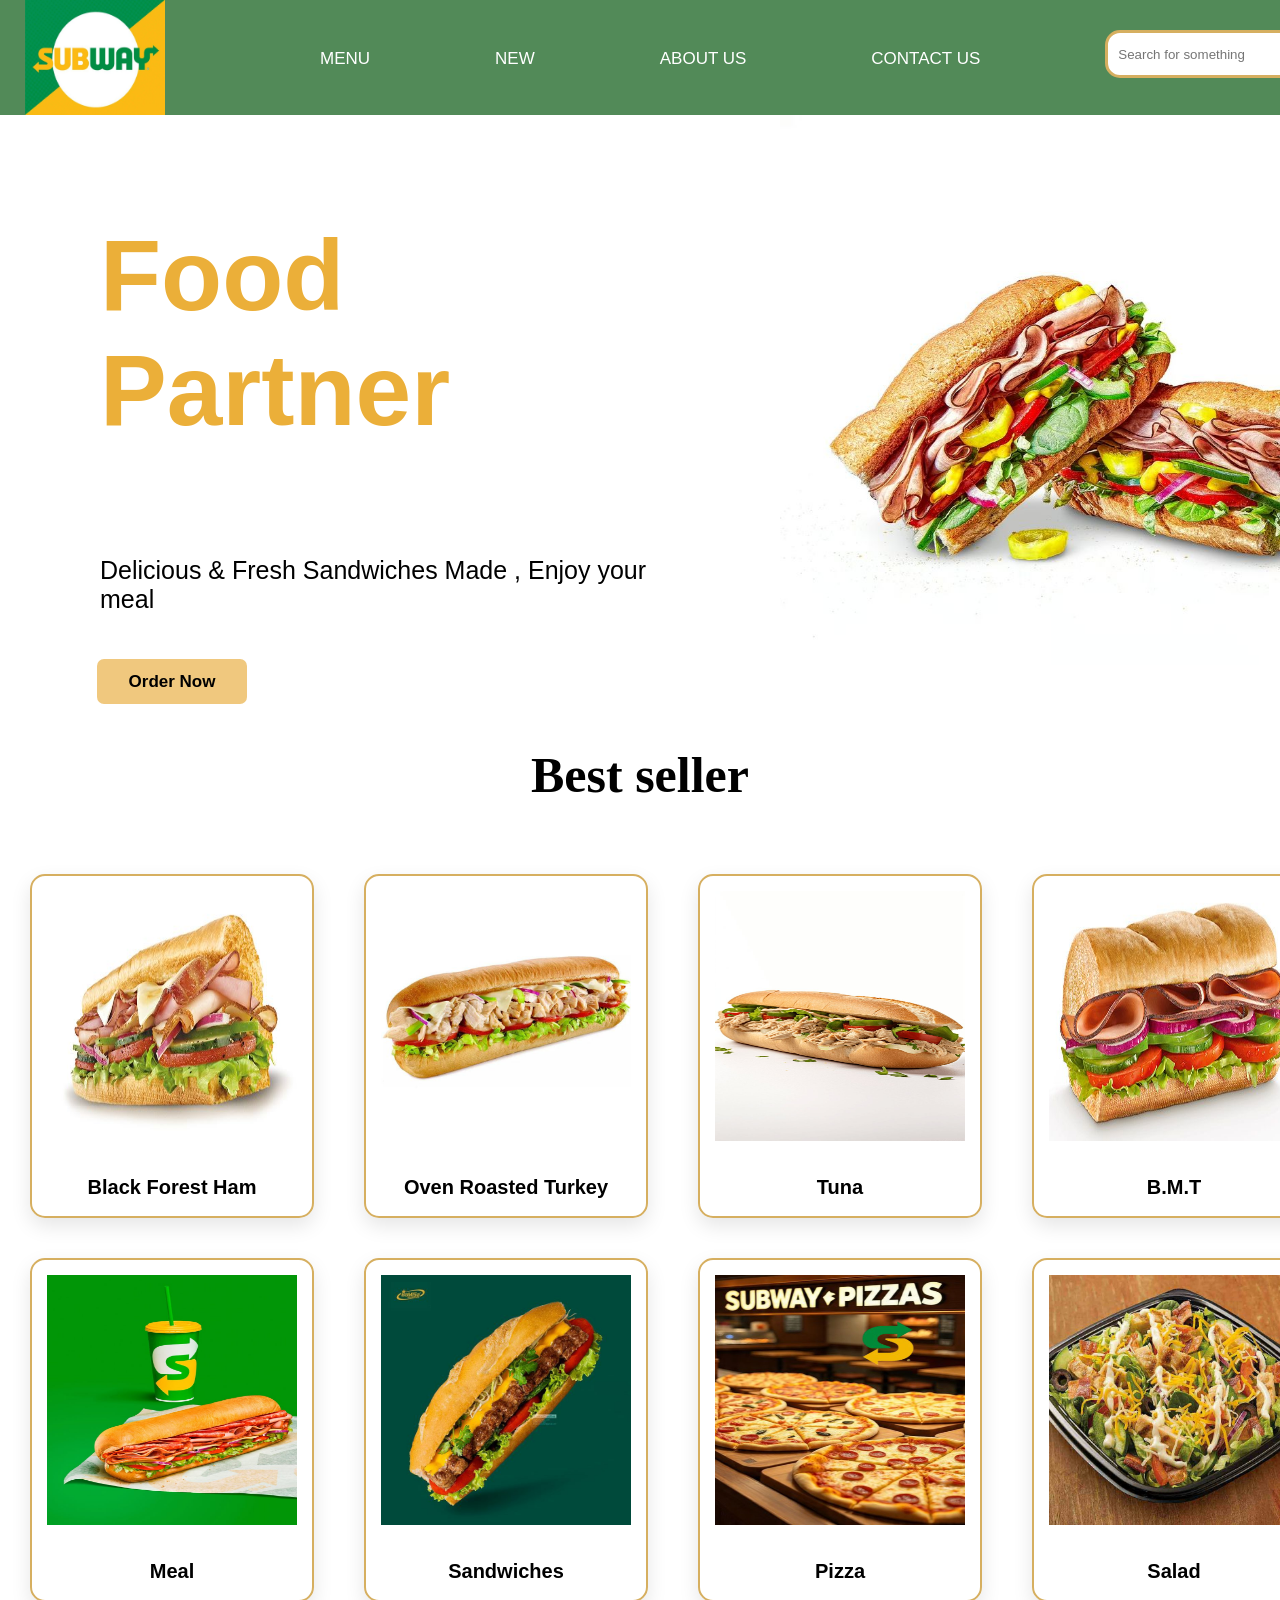
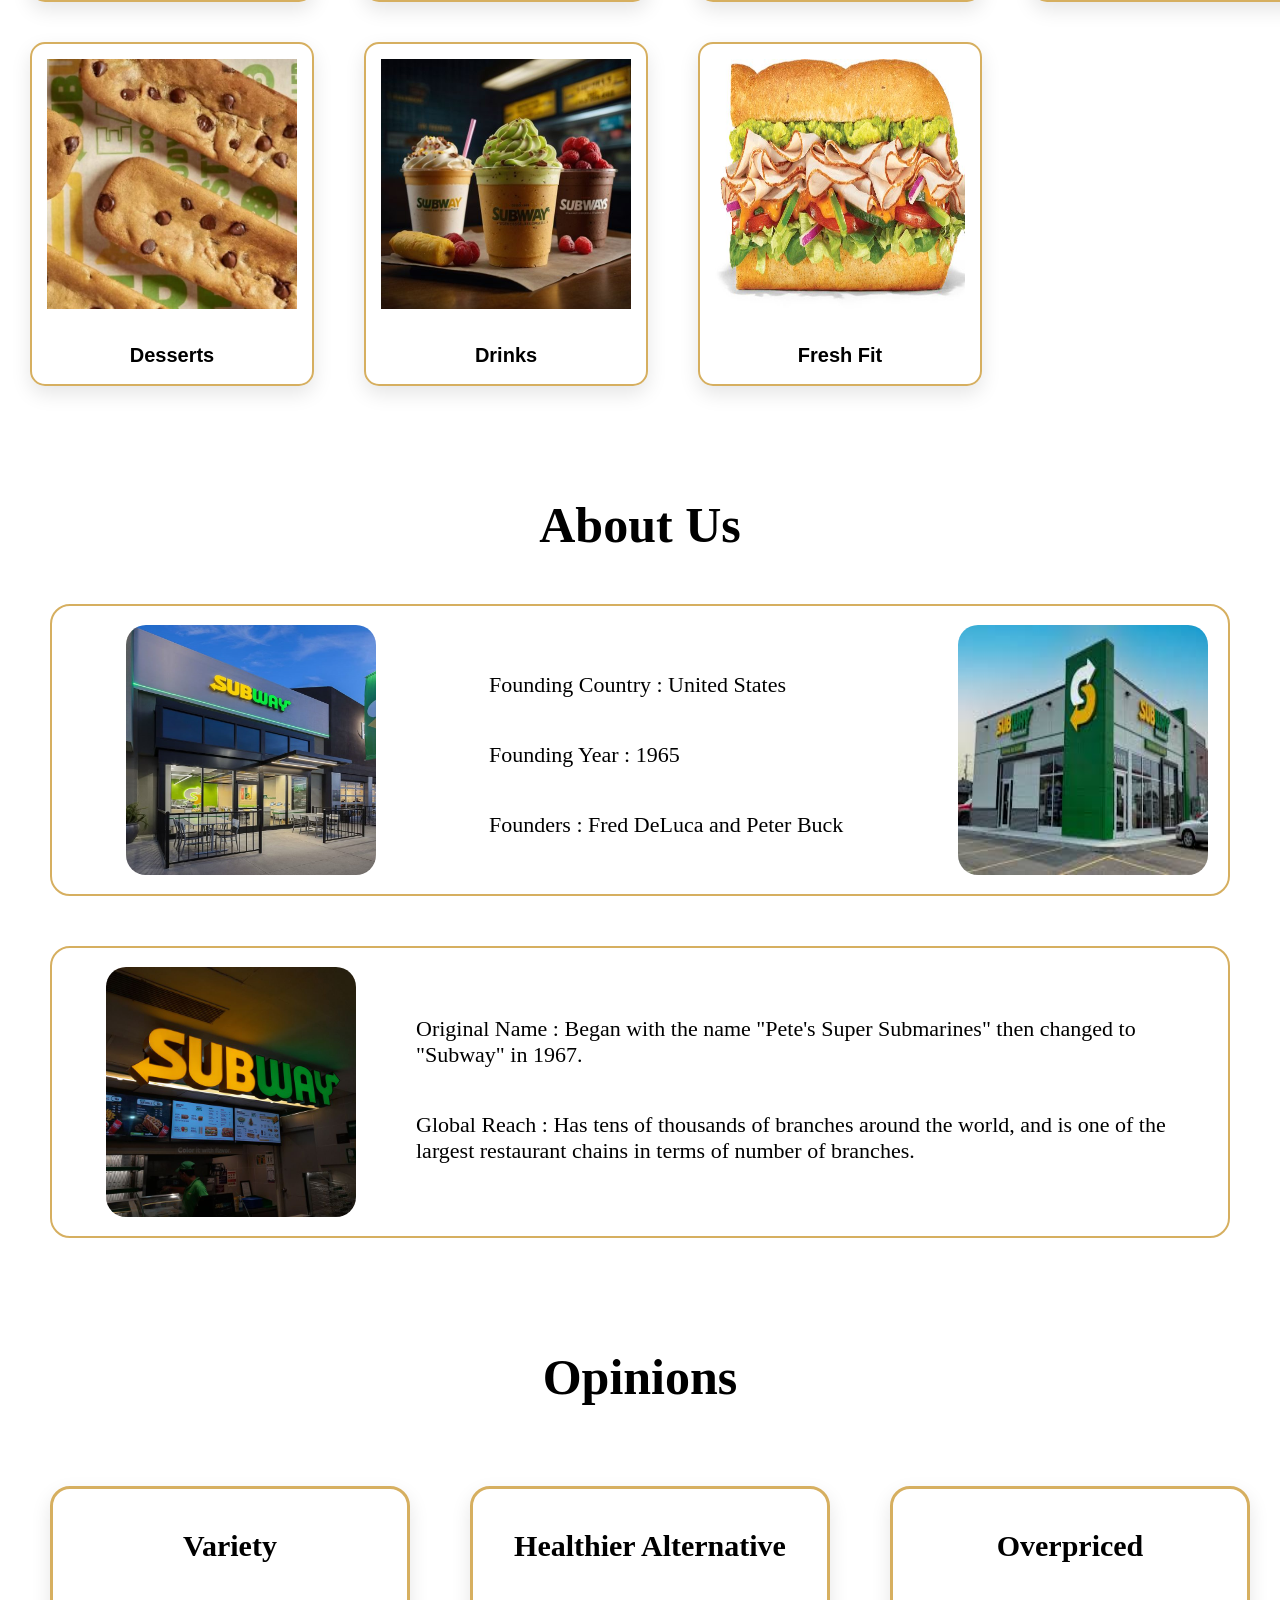
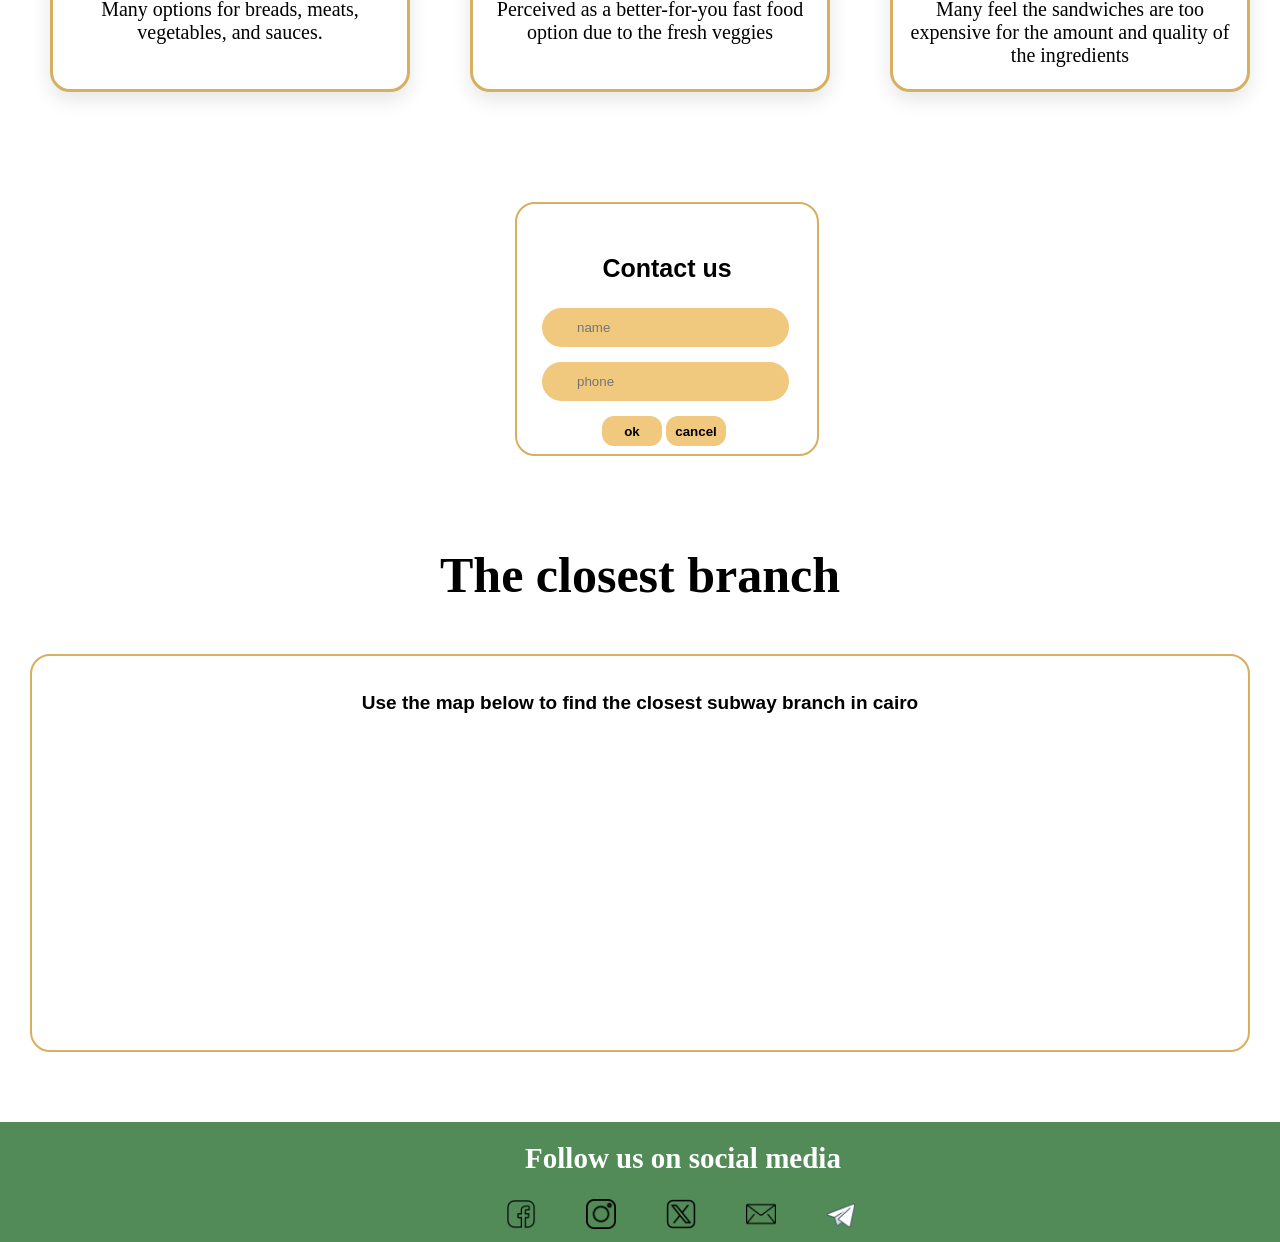
<file: index.html>
<!DOCTYPE html>
<html lang="en">
<head>
    <meta charset="UTF-8">
    <meta name="viewport" content="width=device-width, initial-scale=1.0">
    <title>Subway</title>
    <link rel="stylesheet" href="subway.css">
</head>
<body>
    <header id="head">
        <div>
            <img src="log.jpg" alt=" ">
            </div>
        <nav>
        <ul>
            <li><a href="Menu.html">MENU</a></li>
            <li><a href="#new">NEW</a></li>
            <li><a href="#about us">ABOUT US</a></li>
            <li><a href="#cnt">CONTACT US</a></li>
        </ul>
        </nav>
        <input class="serch" type="text" placeholder="Search for something">
    </header>
    <section class="new" id="new">
        <div class="ti">
            <div class="txt">
               <h1 id="h1">Food Partner</h1>
               <p id="p1">Delicious & Fresh Sandwiches Made ,
                Enjoy your meal 
               </p>
               <button>Order Now</button>
            </div>
            <div >
                <img src="new.jpg" alt="">
            </div>
        </div>
    </section>
    <section class="sell">
        <h1>Best seller</h1>
        <div class="fd">
            <div id="fod">
                <img src="black forest ham.jpg" alt="">
                <h2>Black Forest Ham</h2>
            </div>
            <div id="fod">
                <img src="oven roasted turkey.jpg" alt="">
                <h2>Oven Roasted Turkey</h2>
            </div>
            <div id="fod">
                <img src="tuna.jpg" alt="">
                <h2>Tuna</h2>
            </div>
            <div id="fod">
                <img src="bmt.jpg" alt="">
                <h2>B.M.T</h2>
            </div>
        </div>
    </section>
    <section class="sell">
        <div class="fd">
            <div id="fod">
                <img src="meal.jpg" alt="">
                <h2>Meal</h2>
            </div>
            <div id="fod">
                <img src="p4.jpg" alt="">
                <h2>Sandwiches</h2>
            </div>
            <div id="fod">
                <img src="pizza.jpg" alt="">
                <h2>Pizza</h2>
            </div>
            <div id="fod">
                <img src="salad.jpg" alt="">
                <h2>Salad</h2>
            </div>
        </div>
    </section>
    <section class="sell">
        <div class="fd">
            <div id="fod">
                <img src="desserts.jpg" alt="">
                <h2>Desserts</h2>
            </div>
            <div id="fod">
                <img src="drinks.jpg" alt="">
                <h2>Drinks</h2>
            </div>
            <div id="fod">
                <img src="freash fit.jpg" alt="">
                <h2>Fresh Fit</h2>
            </div>
        </div>
    </section>
    <h4>About Us</h4>
    <section class="about us" id="about us">
    <div class="abs">
        <div id="bs1">
            <img src="place.jpg" alt="">
            <div class="pab1">
            <p>Founding Country : United States</p>
            <p>Founding Year : 1965</p>
            <p>Founders : Fred DeLuca and Peter Buck</p>
        </div>
            <img src="download.jpg" alt="">
        </div>
    </div>
    </section>
    <section>
        <div id="bs2">
            <img src="place2.jpg" alt="">
            <div class="pab2">
            <p>Original Name : Began with the name "Pete's Super Submarines" 
                then changed to "Subway" in 1967.
            </p>
            <p>Global Reach :  Has tens of thousands of branches around the world, 
                and is one of the largest restaurant chains in terms of number of branches.</p>
        </div>
    </div>
    </section>
    <section class="opinions">
        <h4>Opinions</h4>
          <div class="opn">
              <div class="opin">
                <h1>Variety</h1>
                <p>Many options for breads, meats, vegetables, and sauces.</p>
              </div>
              <div class="opin">
                <h1>Healthier Alternative</h1>
                <p>Perceived as a better-for-you fast food option due to the fresh veggies</p>
              </div>
              <div class="opin">
                <h1>Overpriced</h1>
                <p>Many feel the sandwiches are too expensive for the amount and quality of the ingredients</p>
              </div>
          </div>
    </section>
    <section id="cnt">
        <div class="contact">
        <div class="contactus">
            <h3>Contact us</h3>
            <input type="text" placeholder="name">
            <br>
            <input type="tel" placeholder="phone">
        </div>
        <div class="bn">
            <button type="submit">ok</button>
            <button type="reset">cancel</button>
        </div>
        </div>
    </section>
    <section class="area">
        <h3>The closest branch</h3>
            <div class="ac">
                <h2>Use the map below to find the closest subway branch in cairo</h2>
                <iframe src="https://maps.app.goo.gl/wTLJbMRnfphc7w3T6"  loading="lazy" width="100%" height="300" style="border:0;"allowfullscreen>
                </iframe>
            </div>
    </section>
    <footer id="fott">
       <h2>Follow us on social media</h2>
       <div class="fin">
            <a href=""><img src="social-media.png" ></a>
            <a href=""><img src="instagram.png" ></a>
            <a href=""><img src="social-media (1).png" ></a>
            <a href=""><img src="mail.png" ></a>
            <a href=""><img src="paper.png" ></a>
       </div>
    </footer>
</body>
</html>
</file>
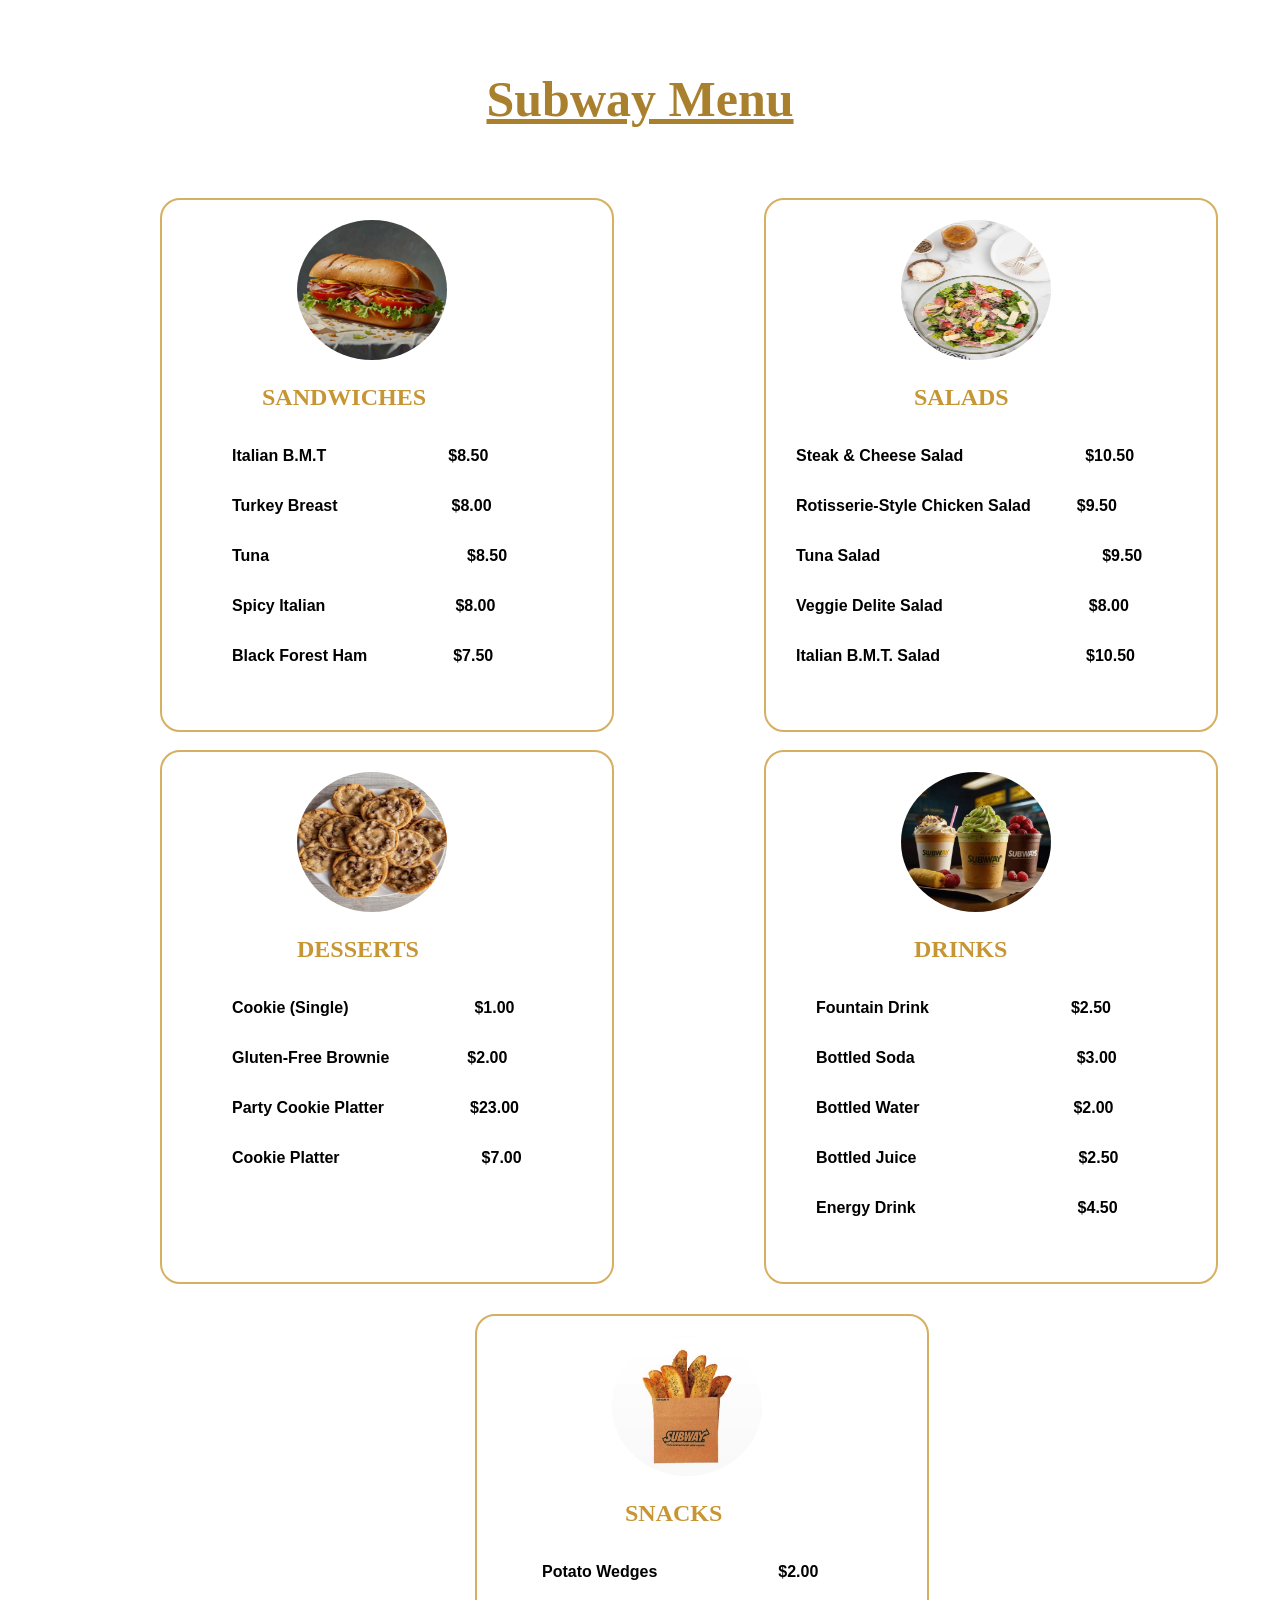
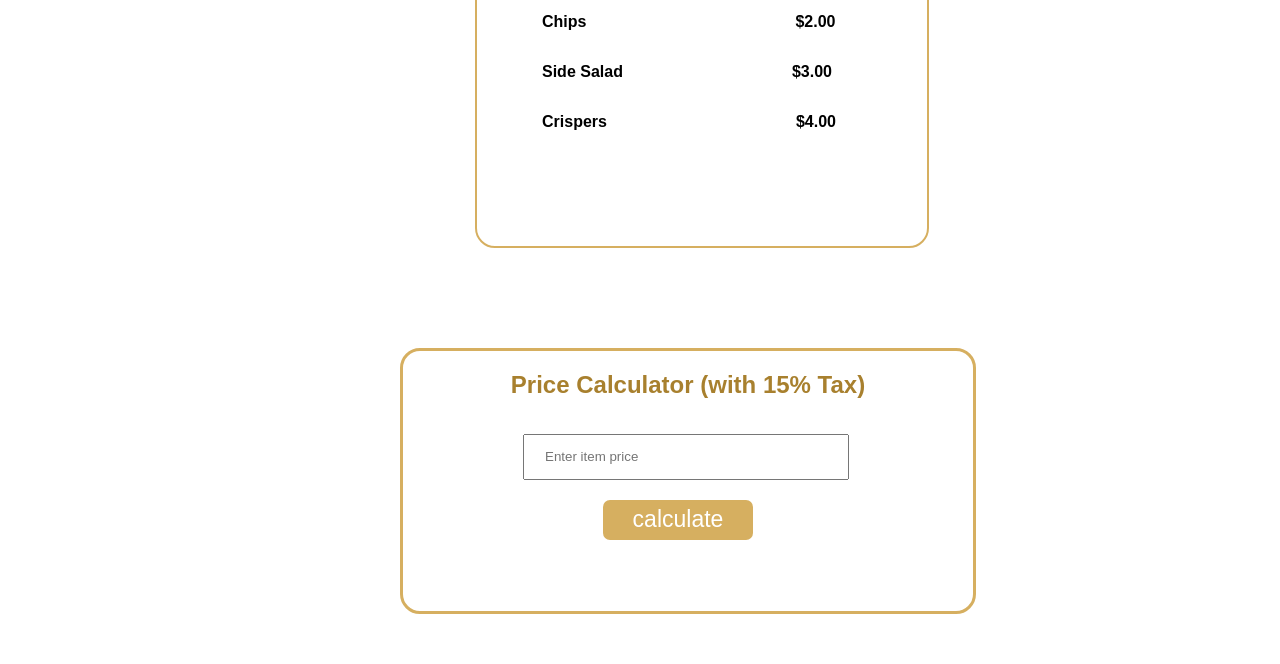
<file: Menu.html>
<!DOCTYPE html>
<html lang="en">
<head>
    <meta charset="UTF-8">
    <meta name="viewport" content="width=device-width, initial-scale=1.0">
    <title>Subway Menu</title>
    <link rel="stylesheet" href="subway.css">
</head>
<body>
    <script src="subway.js"></script>
    <h1 id="hd">Subway Menu</h1>
    <section class="mn1">
        <div class="mn">
            <div id="mnu2">
                <div>
                <img src="sanw.jpg" alt="">
                </div>
                <h1 id="hm">SANDWICHES</h1>
                <div class="mnf">
                <h3>Italian B.M.T</h3> &nbsp;&nbsp;&nbsp;&nbsp;&nbsp;&nbsp;&nbsp;&nbsp;&nbsp;&nbsp;&nbsp;&nbsp;&nbsp;
                <h3>$8.50</h3>
                </div>
                <div class="mnf">
                    <h3>Turkey Breast</h3>&nbsp;&nbsp;&nbsp;&nbsp;&nbsp;&nbsp;&nbsp;&nbsp;&nbsp;&nbsp;&nbsp;
                    <h3>$8.00</h3>
                </div>
                <div class="mnf">
                    <h3>Tuna</h3>&nbsp;&nbsp;&nbsp;&nbsp;&nbsp;&nbsp;&nbsp;&nbsp;&nbsp;&nbsp;&nbsp;&nbsp;&nbsp;&nbsp;&nbsp;&nbsp;&nbsp;&nbsp;&nbsp;&nbsp;&nbsp;&nbsp;&nbsp;&nbsp;&nbsp;&nbsp;&nbsp;&nbsp;&nbsp;&nbsp;&nbsp;&nbsp;
                    <h3>$8.50</h3>
                </div>
                <div class="mnf">
                    <h3>Spicy Italian</h3>&nbsp;&nbsp;&nbsp;&nbsp;&nbsp;&nbsp;&nbsp;&nbsp;&nbsp;&nbsp;&nbsp;&nbsp;&nbsp;&nbsp;&nbsp;
                    <h3>$8.00</h3>
                </div>
                <div class="mnf">
                    <h3>Black Forest Ham</h3>&nbsp;&nbsp;&nbsp;&nbsp;
                    <h3>$7.50</h3>
                </div>
            </div>
        </div>

        <div class="mn">
            <div id="mnu">
                <div>
                <img src="sald.jpg" alt="">
                </div>
                <h1 id="hm1">SALADS</h1>
                <div class="mnf">
                <h3>Steak & Cheese Salad</h3> &nbsp;&nbsp;&nbsp;&nbsp;&nbsp;&nbsp;&nbsp;&nbsp;&nbsp;&nbsp;&nbsp;&nbsp;&nbsp;&nbsp;&nbsp;&nbsp;&nbsp;&nbsp;&nbsp;&nbsp;&nbsp;&nbsp;&nbsp;
                <h3>$10.50</h3>
                </div>
                <div class="mnf">
                    <h3>Rotisserie-Style Chicken Salad</h3>&nbsp;&nbsp;&nbsp;&nbsp;
                    <h3>$9.50</h3>
                </div>
                <div class="mnf">
                    <h3>Tuna Salad</h3>&nbsp;&nbsp;&nbsp;&nbsp;&nbsp;&nbsp;&nbsp;&nbsp;&nbsp;&nbsp;&nbsp;&nbsp;&nbsp;&nbsp;&nbsp;&nbsp;&nbsp;&nbsp;&nbsp;&nbsp;&nbsp;&nbsp;&nbsp;&nbsp;&nbsp;&nbsp;&nbsp;&nbsp;&nbsp;&nbsp;&nbsp;&nbsp;&nbsp;&nbsp;&nbsp;&nbsp;&nbsp;&nbsp;&nbsp;&nbsp;&nbsp;&nbsp;&nbsp;&nbsp;&nbsp;&nbsp;&nbsp;&nbsp;
                    <h3>$9.50</h3>
                </div>
                <div class="mnf">
                    <h3>Veggie Delite Salad</h3>&nbsp;&nbsp;&nbsp;&nbsp;&nbsp;&nbsp;&nbsp;&nbsp;&nbsp;&nbsp;&nbsp;&nbsp;&nbsp;&nbsp;&nbsp;&nbsp;&nbsp;&nbsp;&nbsp;&nbsp;&nbsp;&nbsp;&nbsp;&nbsp;&nbsp;&nbsp;&nbsp;&nbsp;&nbsp;
                    <h3>$8.00</h3>
                </div>
                <div class="mnf">
                    <h3>Italian B.M.T. Salad </h3>&nbsp;&nbsp;&nbsp;&nbsp;&nbsp;&nbsp;&nbsp;&nbsp;&nbsp;&nbsp;&nbsp;&nbsp;&nbsp;&nbsp;&nbsp;&nbsp;&nbsp;&nbsp;&nbsp;&nbsp;&nbsp;&nbsp;&nbsp;&nbsp;&nbsp;&nbsp;&nbsp;&nbsp;&nbsp;
                    <h3>$10.50</h3>
                </div>
            </div>
        </div>
    </section>
<br>
<section class="mn1">
    <div class="mn">
        <div id="mnu2">
            <div>
            <img src="desrt.jpg" alt="">
            </div>
            <h1 id="hm2">DESSERTS</h1>
            <div class="mnf">
            <h3>Cookie (Single) </h3> &nbsp;&nbsp;&nbsp;&nbsp;&nbsp;&nbsp;&nbsp;&nbsp;&nbsp;&nbsp;&nbsp;&nbsp;&nbsp;&nbsp;
            <h3>$1.00</h3>
            </div>
            <div class="mnf">
                <h3>Gluten-Free Brownie</h3>&nbsp;&nbsp;
                <h3>$2.00</h3>
            </div>
            <div class="mnf">
                <h3>Party Cookie Platter</h3>&nbsp;&nbsp;&nbsp;&nbsp;
                <h3>$23.00</h3>
            </div>
            <div class="mnf">
                <h3>Cookie Platter</h3>&nbsp;&nbsp;&nbsp;&nbsp;&nbsp;&nbsp;&nbsp;&nbsp;&nbsp;&nbsp;&nbsp;&nbsp;&nbsp;&nbsp;&nbsp;&nbsp;&nbsp;&nbsp;
                <h3>$7.00</h3>
            </div>
        </div>
    </div>

    <div class="mn">
        <div id="mnu3">
            <div>
            <img src="drinks.jpg" alt="">
            </div>
            <h1 id="hm1">DRINKS</h1>
            <div class="mnf">
            <h3>Fountain Drink </h3> &nbsp;&nbsp;&nbsp;&nbsp;&nbsp;&nbsp;&nbsp;&nbsp;&nbsp;&nbsp;&nbsp;&nbsp;&nbsp;&nbsp;&nbsp;&nbsp;&nbsp;&nbsp;&nbsp;&nbsp;&nbsp;&nbsp;&nbsp;
            <h3>$2.50</h3>
            </div>
            <div class="mnf">
                <h3>Bottled Soda</h3>&nbsp;&nbsp;&nbsp;&nbsp;&nbsp;&nbsp;&nbsp;&nbsp;&nbsp;&nbsp;&nbsp;&nbsp;&nbsp;&nbsp;&nbsp;&nbsp;&nbsp;&nbsp;&nbsp;&nbsp;&nbsp;&nbsp;&nbsp;&nbsp;&nbsp;&nbsp;&nbsp;&nbsp;
                <h3>$3.00</h3>
            </div>
            <div class="mnf">
                <h3>Bottled Water</h3>&nbsp;&nbsp;&nbsp;&nbsp;&nbsp;&nbsp;&nbsp;&nbsp;&nbsp;&nbsp;&nbsp;&nbsp;&nbsp;&nbsp;&nbsp;&nbsp;&nbsp;&nbsp;&nbsp;&nbsp;&nbsp;&nbsp;&nbsp;&nbsp;&nbsp;&nbsp;
                <h3>$2.00</h3>
            </div>
            <div class="mnf">
                <h3>Bottled Juice</h3>&nbsp;&nbsp;&nbsp;&nbsp;&nbsp;&nbsp;&nbsp;&nbsp;&nbsp;&nbsp;&nbsp;&nbsp;&nbsp;&nbsp;&nbsp;&nbsp;&nbsp;&nbsp;&nbsp;&nbsp;&nbsp;&nbsp;&nbsp;&nbsp;&nbsp;&nbsp;&nbsp;&nbsp;
                <h3>$2.50</h3>
            </div>
            <div class="mnf">
                <h3>Energy Drink  </h3>&nbsp;&nbsp;&nbsp;&nbsp;&nbsp;&nbsp;&nbsp;&nbsp;&nbsp;&nbsp;&nbsp;&nbsp;&nbsp;&nbsp;&nbsp;&nbsp;&nbsp;&nbsp;&nbsp;&nbsp;&nbsp;&nbsp;&nbsp;&nbsp;&nbsp;&nbsp;&nbsp;&nbsp;
                <h3>$4.50</h3>
            </div>
        </div>
    </div>
</section>
<section class="mn2">
    <div class="mn">
        <div id="mnu4">
            <div>
            <img src="potat.jpg" alt="">
            </div>
            <h1 id="hm4">SNACKS</h1>
            <div class="mnf">
            <h3>Potato Wedges </h3> &nbsp;&nbsp;&nbsp;&nbsp;&nbsp;&nbsp;&nbsp;&nbsp;&nbsp;&nbsp;&nbsp;&nbsp;&nbsp;&nbsp;
            <h3>$2.00</h3>
            </div>
            <div class="mnf">
                <h3>Chips</h3>&nbsp;&nbsp;&nbsp;&nbsp;&nbsp;&nbsp;&nbsp;&nbsp;&nbsp;&nbsp;&nbsp;&nbsp;&nbsp;&nbsp;&nbsp;&nbsp;&nbsp;&nbsp;&nbsp;&nbsp;&nbsp;&nbsp;&nbsp;&nbsp;&nbsp;&nbsp;&nbsp;&nbsp;&nbsp;&nbsp;&nbsp;&nbsp;&nbsp;&nbsp;&nbsp;&nbsp;
                <h3>$2.00</h3>
            </div>
            <div class="mnf">
                <h3>Side Salad</h3>&nbsp;&nbsp;&nbsp;&nbsp;&nbsp;&nbsp;&nbsp;&nbsp;&nbsp;&nbsp;&nbsp;&nbsp;&nbsp;&nbsp;&nbsp;&nbsp;&nbsp;&nbsp;&nbsp;&nbsp;&nbsp;&nbsp;&nbsp;&nbsp;&nbsp;&nbsp;
                <h3>$3.00</h3>
            </div>
            <div class="mnf">
                <h3>Crispers</h3>&nbsp;&nbsp;&nbsp;&nbsp;&nbsp;&nbsp;&nbsp;&nbsp;&nbsp;&nbsp;&nbsp;&nbsp;&nbsp;&nbsp;&nbsp;&nbsp;&nbsp;&nbsp;&nbsp;&nbsp;&nbsp;&nbsp;&nbsp;&nbsp;&nbsp;&nbsp;&nbsp;&nbsp;&nbsp;&nbsp;&nbsp;
                <h3>$4.00</h3>
            </div>
        </div>
    </div>
    </div>
</section>

    <section class="price">
        <div class="pc">
            <h1>Price Calculator (with 15% Tax)</h1>
        <div class="prc">
            <input id="price" type="text" placeholder="Enter item price">
            <button onclick="calc()" >calculate</button>
        </div>
        <div id="result"></div>
        </div>
    </section>
</body>
</html>
</file>
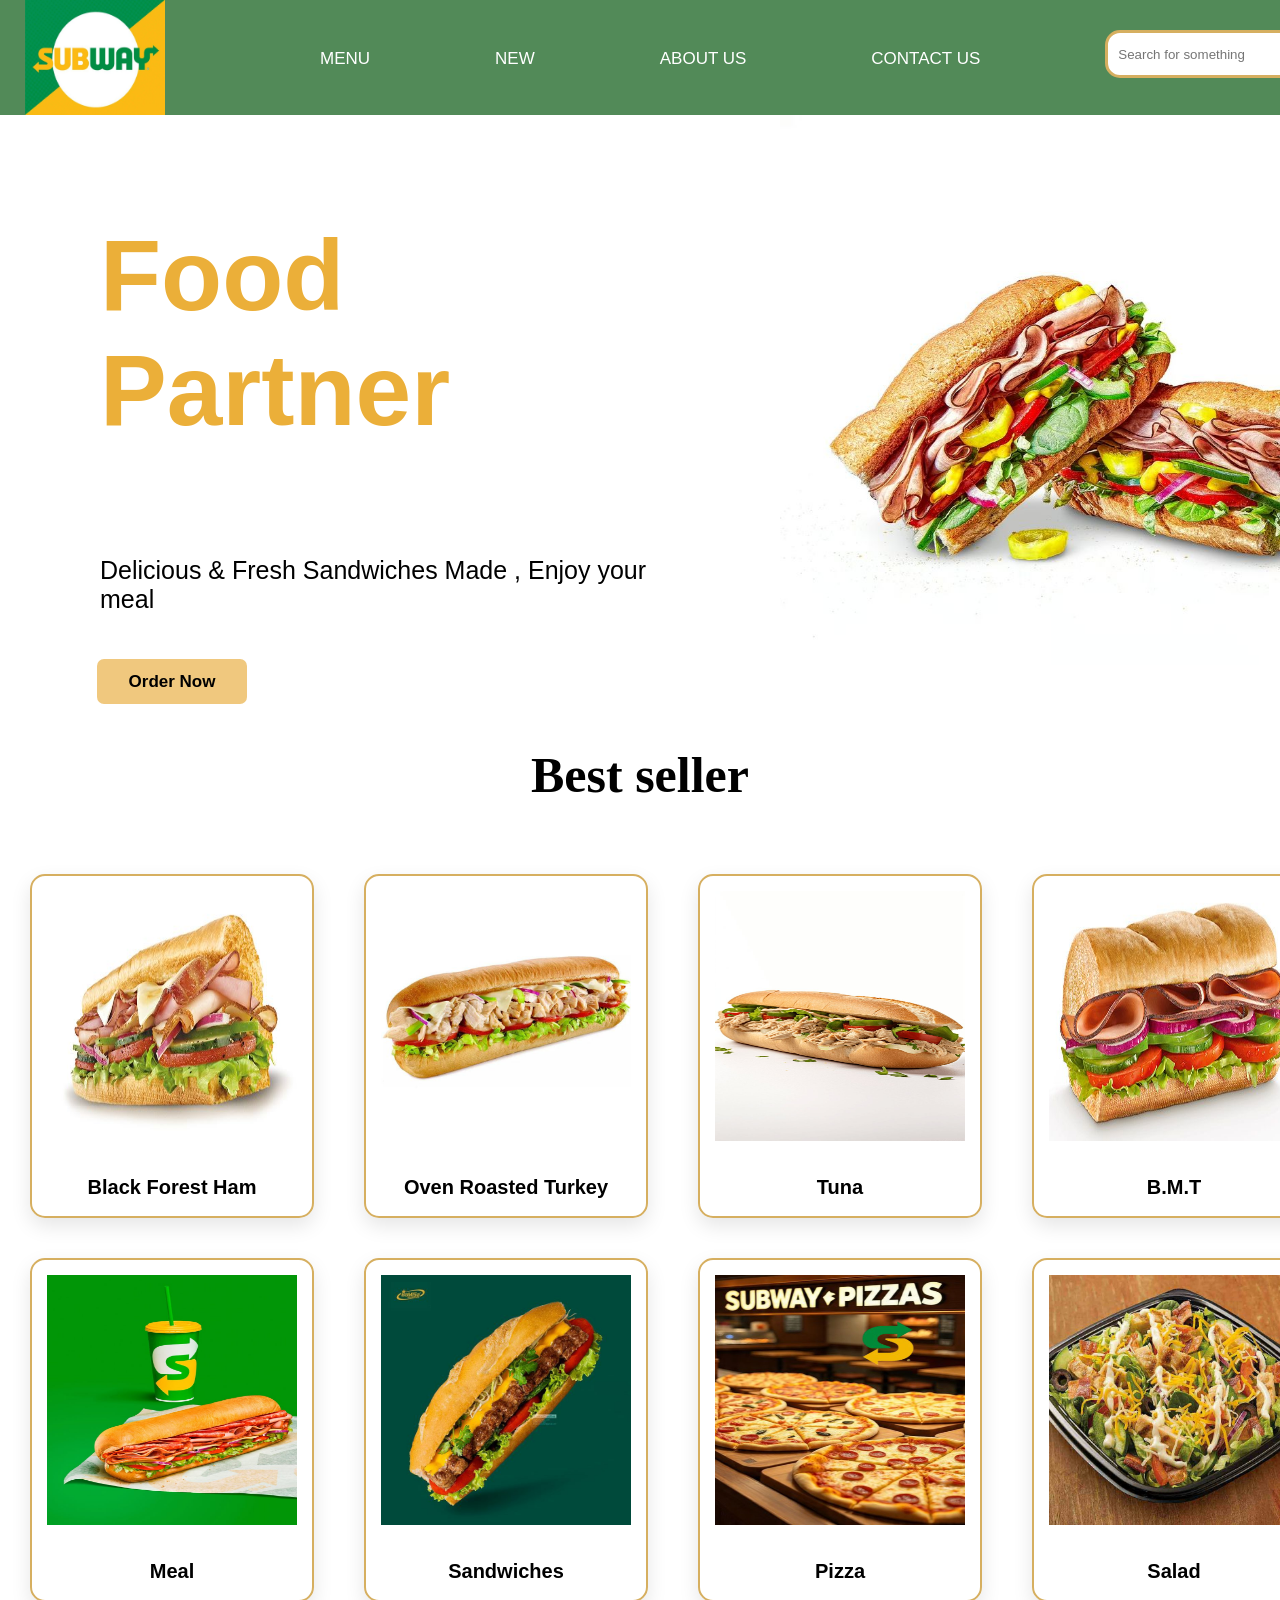
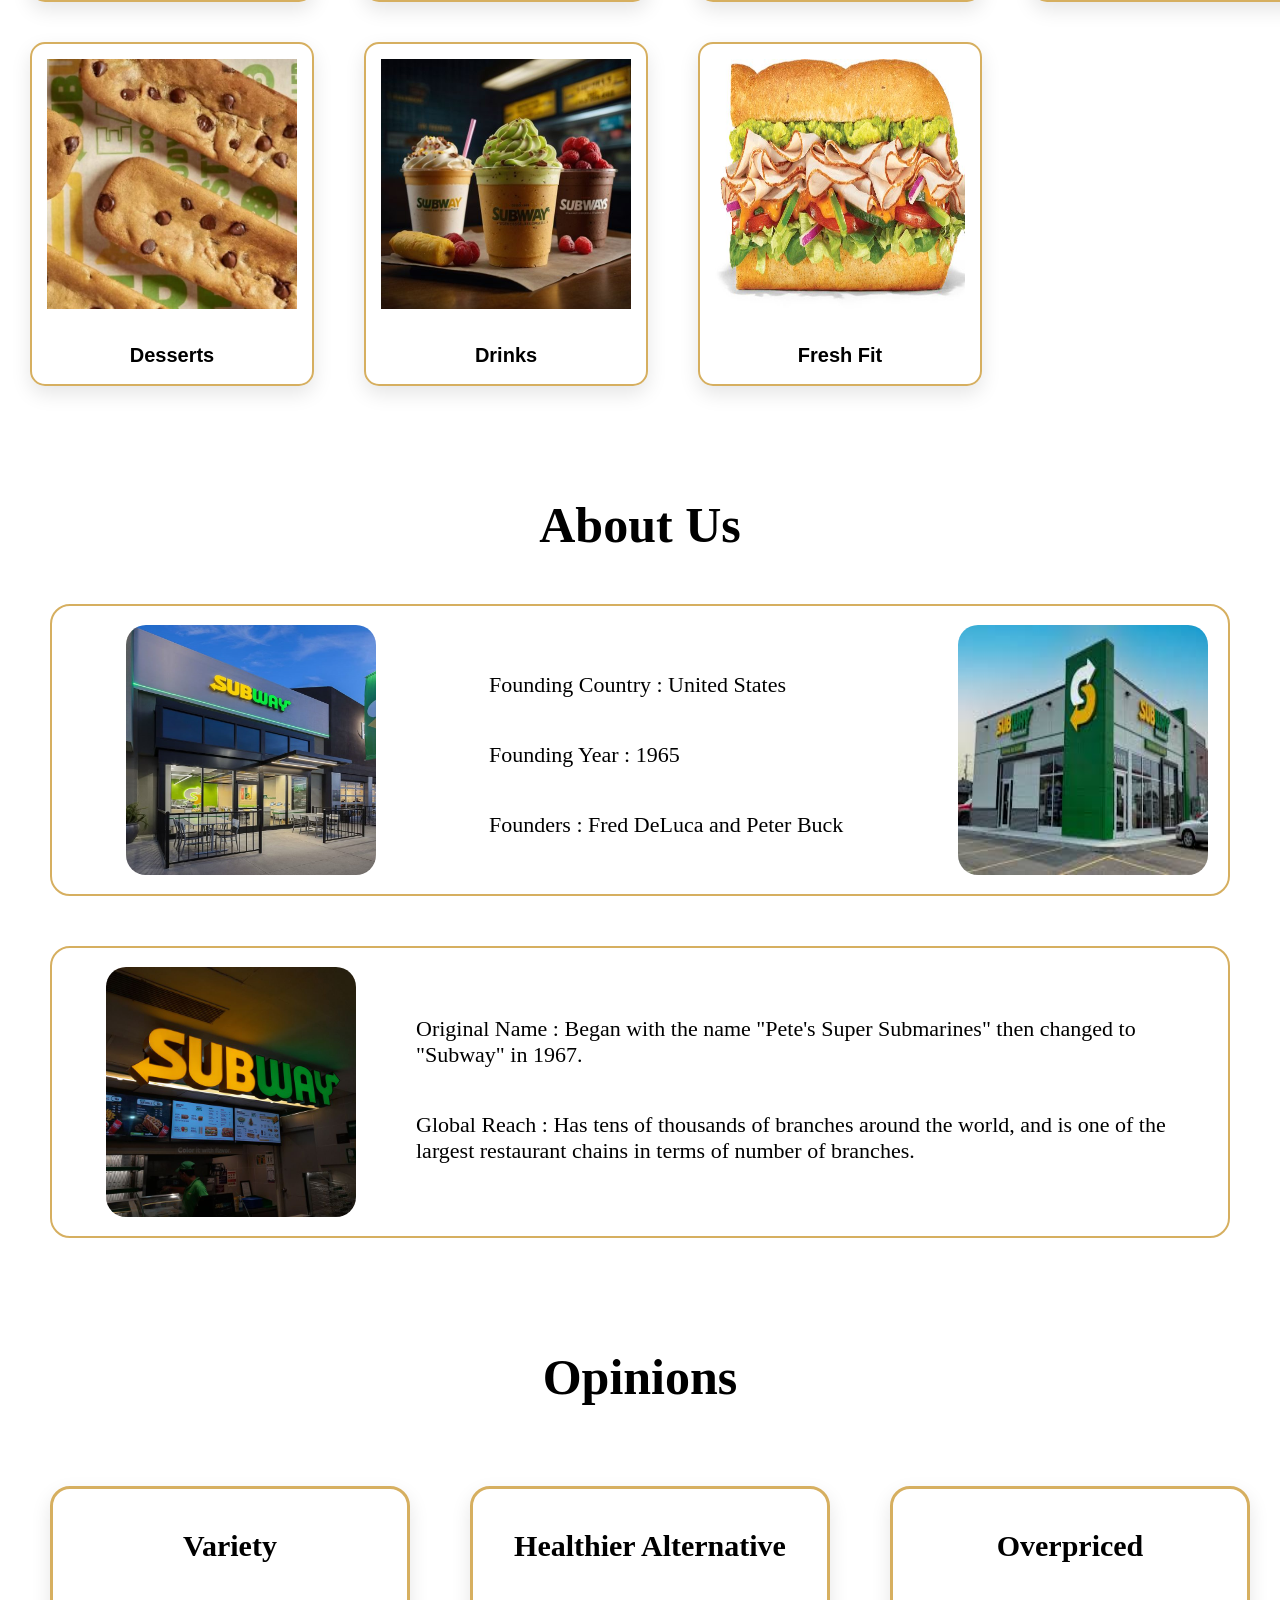
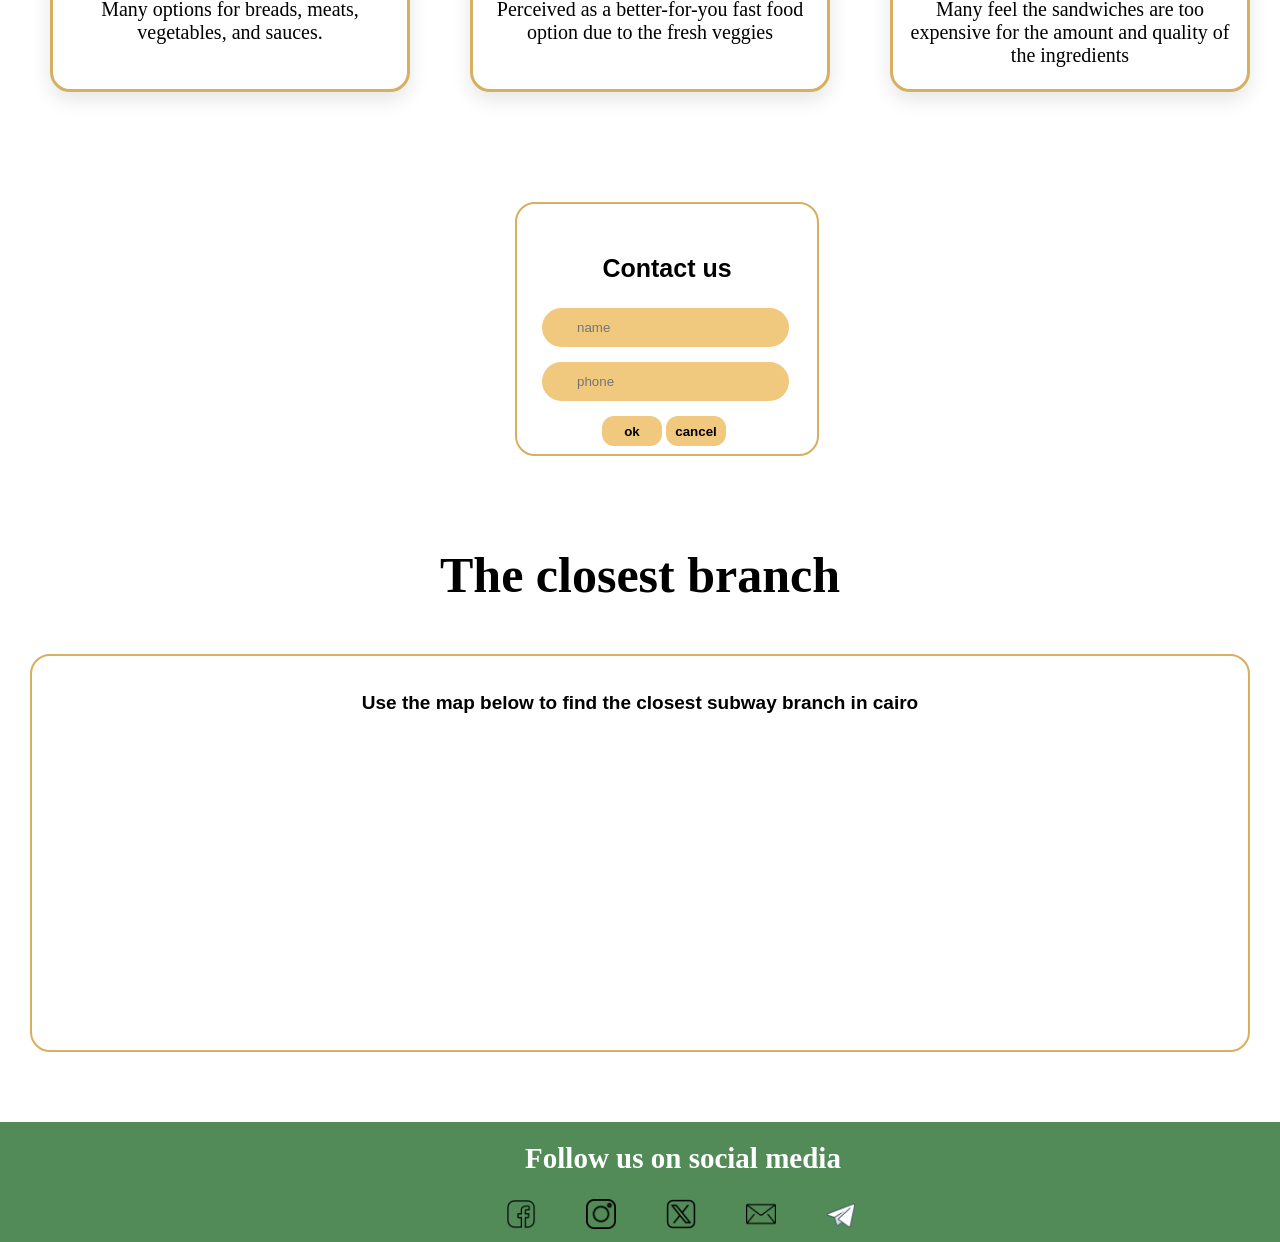
<file: subway.html>
<!DOCTYPE html>
<html lang="en">
<head>
    <meta charset="UTF-8">
    <meta name="viewport" content="width=device-width, initial-scale=1.0">
    <title>Subway</title>
    <link rel="stylesheet" href="subway.css">
</head>
<body>
    <header id="head">
        <div>
            <img src="log.jpg" alt=" ">
            </div>
        <nav>
        <ul>
            <li><a href="Menu.html">MENU</a></li>
            <li><a href="#new">NEW</a></li>
            <li><a href="#about us">ABOUT US</a></li>
            <li><a href="#cnt">CONTACT US</a></li>
        </ul>
        </nav>
        <input class="serch" type="text" placeholder="Search for something">
    </header>
    <section class="new" id="new">
        <div class="ti">
            <div class="txt">
               <h1 id="h1">Food Partner</h1>
               <p id="p1">Delicious & Fresh Sandwiches Made ,
                Enjoy your meal 
               </p>
               <button>Order Now</button>
            </div>
            <div >
                <img src="new.jpg" alt="">
            </div>
        </div>
    </section>
    <section class="sell">
        <h1>Best seller</h1>
        <div class="fd">
            <div id="fod">
                <img src="black forest ham.jpg" alt="">
                <h2>Black Forest Ham</h2>
            </div>
            <div id="fod">
                <img src="oven roasted turkey.jpg" alt="">
                <h2>Oven Roasted Turkey</h2>
            </div>
            <div id="fod">
                <img src="tuna.jpg" alt="">
                <h2>Tuna</h2>
            </div>
            <div id="fod">
                <img src="bmt.jpg" alt="">
                <h2>B.M.T</h2>
            </div>
        </div>
    </section>
    <section class="sell">
        <div class="fd">
            <div id="fod">
                <img src="meal.jpg" alt="">
                <h2>Meal</h2>
            </div>
            <div id="fod">
                <img src="p4.jpg" alt="">
                <h2>Sandwiches</h2>
            </div>
            <div id="fod">
                <img src="pizza.jpg" alt="">
                <h2>Pizza</h2>
            </div>
            <div id="fod">
                <img src="salad.jpg" alt="">
                <h2>Salad</h2>
            </div>
        </div>
    </section>
    <section class="sell">
        <div class="fd">
            <div id="fod">
                <img src="desserts.jpg" alt="">
                <h2>Desserts</h2>
            </div>
            <div id="fod">
                <img src="drinks.jpg" alt="">
                <h2>Drinks</h2>
            </div>
            <div id="fod">
                <img src="freash fit.jpg" alt="">
                <h2>Fresh Fit</h2>
            </div>
        </div>
    </section>
    <h4>About Us</h4>
    <section class="about us" id="about us">
    <div class="abs">
        <div id="bs1">
            <img src="place.jpg" alt="">
            <div class="pab1">
            <p>Founding Country : United States</p>
            <p>Founding Year : 1965</p>
            <p>Founders : Fred DeLuca and Peter Buck</p>
        </div>
            <img src="download.jpg" alt="">
        </div>
    </div>
    </section>
    <section>
        <div id="bs2">
            <img src="place2.jpg" alt="">
            <div class="pab2">
            <p>Original Name : Began with the name "Pete's Super Submarines" 
                then changed to "Subway" in 1967.
            </p>
            <p>Global Reach :  Has tens of thousands of branches around the world, 
                and is one of the largest restaurant chains in terms of number of branches.</p>
        </div>
    </div>
    </section>
    <section class="opinions">
        <h4>Opinions</h4>
          <div class="opn">
              <div class="opin">
                <h1>Variety</h1>
                <p>Many options for breads, meats, vegetables, and sauces.</p>
              </div>
              <div class="opin">
                <h1>Healthier Alternative</h1>
                <p>Perceived as a better-for-you fast food option due to the fresh veggies</p>
              </div>
              <div class="opin">
                <h1>Overpriced</h1>
                <p>Many feel the sandwiches are too expensive for the amount and quality of the ingredients</p>
              </div>
          </div>
    </section>
    <section id="cnt">
        <div class="contact">
        <div class="contactus">
            <h3>Contact us</h3>
            <input type="text" placeholder="name">
            <br>
            <input type="tel" placeholder="phone">
        </div>
        <div class="bn">
            <button type="submit">ok</button>
            <button type="reset">cancel</button>
        </div>
        </div>
    </section>
    <section class="area">
        <h3>The closest branch</h3>
            <div class="ac">
                <h2>Use the map below to find the closest subway branch in cairo</h2>
                <iframe src="https://maps.app.goo.gl/wTLJbMRnfphc7w3T6"  loading="lazy" width="100%" height="300" style="border:0;"allowfullscreen>
                </iframe>
            </div>
    </section>
    <footer id="fott">
       <h2>Follow us on social media</h2>
       <div class="fin">
            <a href=""><img src="social-media.png" ></a>
            <a href=""><img src="instagram.png" ></a>
            <a href=""><img src="social-media (1).png" ></a>
            <a href=""><img src="mail.png" ></a>
            <a href=""><img src="paper.png" ></a>
       </div>
    </footer>
</body>
</html>
</file>
<file: subway.css>
body{
    margin: 0;
    padding: 0;
}
#head{
    background-color: #528a58;
    height: 115px;
    width: 1366px;
    display: flex;
    flex-direction: row;
}
#head img{
    height: 115px;
    width: 140px;
    padding-left: 25px;
}
#head ul{
    display: flex;
    gap: 125px;
    list-style: none;
    padding-top: 33px;
    padding-left: 155px;
}
#head ul li a{
    text-decoration: none;
    color: white;
    font-size: 17px;
    font-family: Verdana, Geneva, Tahoma, sans-serif;
}
.serch{
    height: 40px;
    width: 200px;
    margin-left: 125px;
    border: solid 3px #d6af60;
    border-radius: 15px;
    margin-top: 30px;
    padding-left: 10px;
}
.ti{
    display: flex;
    flex-direction: row;
}
.txt{
    display: flex;
    flex-direction: column;
}
.ti img{
    height: 550px;
    width: 500px;
    padding-left: 90px;
}
#h1{
    font-family: 'Gill Sans', 'Gill Sans MT', Calibri, 'Trebuchet MS', sans-serif;
    color: #ebaf39;
    font-size: 100px;
    padding-left: 100px;
    padding-top: 20px;
}
#p1{
    color: black;
    font-family: Verdana, Geneva, Tahoma, sans-serif;
    font-size: 25px;
    padding-left: 100px;
}
.sell h1{
    font-size: 50px;
    font-family: Georgia, 'Times New Roman', Times, serif;
    text-align: center;
    margin-bottom: 50px;
    animation:x 1s 1s infinite ;
}
 .fd{
    display: flex;
    flex-direction: row;
 }
 #fod{
    border: solid 2px #d6af60;
    border-radius: 15px;
    margin: 20px;
    margin-left: 30px;
    box-shadow: 0 8px 20px rgba(0,0,0,0.1);
    transition: box-shadow 0.3s ease 0.1s;
 }
 #fod img{
    height: 250px;
    width: 250px;
    padding: 15px;
 }
 #fod h2{
    text-align: center;
    font-family: 'Gill Sans', 'Gill Sans MT', Calibri, 'Trebuchet MS', sans-serif, Geneva, Tahoma, sans-serif;
    font-size: 20px;
 }
 @keyframes x{
    from{
        color: black; 
    }
    to{
        color: #e9a722;
    }
    }
 #fod:hover {
     box-shadow: 0 12px 25px rgba(0,0,0,0.2);
 }
    .contact{
        border: 2px #d6af60 solid;
        border-radius: 20px;
        width: 250px;
        height: 200px;
        margin-left: 515px;
        margin-top: 80px;
        padding: 25px;
        display: flex;
        flex-direction: column;
        margin-bottom: 25px;
    }
    .contact h3{
    font-size: 25px;
    font-family: Arial, Helvetica, sans-serif;
    text-align: center;
    }
    .contact input{
        border: none;
        border-radius: 25px;
       padding: 12px;
       padding-left: 35px;
        background-color: #f0c87e;
        margin-bottom: 15px;
        width: 200px;
    }
    .bn{
        margin-left: 60px;
    }
    .bn button{
        width: 60px;
        height: 30px;
        font-weight: bold;
        border-radius: 12px;
        border: none;
        background-color: #f0c87e;
        cursor: pointer;
    }   
    #bs1{
    border: 2px #d6af60 solid;
    border-radius: 20px; 
    padding: 19px;
    display: flex;
    flex-direction: row; 
    gap: 60px;
    margin: 50px;
    } 
    #bs2{
        border: 2px #d6af60 solid;
        border-radius: 20px; 
        padding: 19px;
        display: flex;
        flex-direction: row; 
        gap: 60px;
        margin: 50px;
        } 
    #bs1 img{
    height: 250px;
    width: 250px;
    border-radius: 20px; 
    margin-left: 55px;
    }
    #bs2 img{
        height: 250px;
        width: 250px;
        border-radius: 20px; 
        margin-left: 35px;
        }
   .pab1{
    display: flex;
    flex-direction: column; 
    font-size: 22px;
    font-family: Georgia, 'Times New Roman', Times, serif;
    padding-top: 25px;
    padding-left: 53px;
   }
   .pab2{
    display: flex;
    flex-direction: column; 
    font-size: 22px;
    font-family: Georgia, 'Times New Roman', Times, serif;
    padding-top: 27px;
   }
   h4{
    font-size: 50px;
    font-family: Georgia, 'Times New Roman', Times, serif;
    text-align: center;
    margin-top: 90px;
    margin-bottom: 50px;
   }
   .ti button{
        width: 150px;
        height: 45px;
        font-weight: bold;
        border-radius: 7px;
        border: none;
        background-color: #f0c87e;
        cursor: pointer;
        margin-left: 97px;
        margin-top: 20px;
        font-size: 17px;
        
   }
   .area h3{
    font-size: 50px;
    font-family: Georgia, 'Times New Roman', Times, serif;
    text-align: center;
    margin-top: 90px;
   }
   .ac{
    display: flex;
    flex-direction: column; 
    border: 2px #d6af60 solid;
    border-radius: 20px; 
    margin: 30px;
    padding: 20px;
    margin-bottom: 70px;
   }
   .ac h2{
    font-size: 19px;
    font-family: 'Franklin Gothic Medium', 'Arial Narrow', Arial, sans-serif, Geneva, Tahoma, sans-serif, 'Times New Roman', Times, serif;
    text-align: center;
   }
   footer{
    background-color: #528a58;
    height: 120px;
    width: 1366px;
   }
   #fott h2{
    color: white;
    font-size: 29px;
    text-align: center;
    font-family: Georgia, 'Times New Roman', Times, serif, Haettenschweiler, 'Arial Narrow Bold', sans-serif, 'Arial Narrow', Arial, sans-serif, Geneva, Tahoma, sans-serif;
    padding-top: 20px;
   }
   .fin{
    display: flex;
    flex-direction: row;
    margin-left: 456px;
    margin-bottom: 20px;
   }
   .fin img{
    height: 30px;
    width: 30px;
    margin-left: 50px;
   }
   .opin{
    border: 3px #d6af60 solid;
    border-radius: 20px;
    padding: 15px;
    height: 170px;
    width: 350px;
    margin: 30px;
    box-shadow: 0 8px 20px rgba(0,0,0,0.1);
    transition: box-shadow 0.3s ease 0.1s;
   }
   .opn{
    display: flex;
    flex-direction: row;
    margin-left: 20px;
   }
   .opinions h4{
    margin-top: 110px;
   }
   .opn h1{
    text-align: center;
    font-family: 'Times New Roman', Times, serif, Geneva, Tahoma, sans-serif;
    font-size: 30px;
   }
   .opn p{
    text-align: center;
    font-size: 20px;
    padding-top: 10px;
   }
   .opin:hover{
    box-shadow: 0 12px 25px rgba(0,0,0,0.2);
   }
   #mnu{
    border: 2px #d6af60 solid;
    border-radius: 20px; 
    height: 530px;
    width: 450px;
    margin-left: 150px;
   }
   #mnu img{
    height: 140px;
    width: 150px;
    border-radius: 50%;
    margin-left: 135px;
    margin-top: 20px;
   }
   .mnf {
    display: flex;
    flex-direction: row;
   }
   .mnf h3{
    font-family: Verdana, Geneva, Tahoma, sans-serif;
    font-size: 16px;
    margin-left: 30px;
   }
   #hd{
    font-size: 50px;
    font-family: Georgia, 'Times New Roman', Times, serif;
    text-align: center;
    text-decoration: underline;
    margin: 70px;
    color: #a8802e;
   }
   #hm{
    color: #c79634;
    margin-left: 100px;
   }
   #hm1{
    color: #c79634;
    margin-left: 148px;
   }
   .mn1{
    display: flex;
    flex-direction: row;
    padding-left: 10px;
   }
   #mnu2{
    border: 2px #d6af60 solid;
    border-radius: 20px; 
    height: 530px;
    width: 450px;
    margin-left: 150px;
   }
   #mnu2 img{
    height: 140px;
    width: 150px;
    border-radius: 50%;
    margin-left: 135px;
    margin-top: 20px;
   }
   #mnu2 h3{
    margin-left: 70px;
   }
   #hm2{
    color: #c79634;
    margin-left: 135px;
   }
   #mnu3{
    border: 2px #d6af60 solid;
    border-radius: 20px; 
    height: 530px;
    width: 450px;
    margin-left: 150px;
   }
   #mnu3 img{
    height: 140px;
    width: 150px;
    border-radius: 50%;
    margin-left: 135px;
    margin-top: 20px;
   }
   #mnu3 h3{
    margin-left: 50px;
   }
   #mnu4{
    border: 2px #d6af60 solid;
    border-radius: 20px; 
    height: 530px;
    width: 450px;
    margin-left: 150px;
   }
   #mnu4 img{
    height: 140px;
    width: 150px;
    border-radius: 50%;
    margin-left: 135px;
    margin-top: 20px;
   }
   #mnu4 h3{
    margin-left: 65px;
   }
   #hm4{
    color: #c79634;
    margin-left: 148px;
   }
   .mn2{
    margin-top: 30px;
    margin-left: 325px;
   }
   .pc{
    border: 3px #d6af60 solid;
    border-radius: 20px; 
    height: 260px;
    width: 570px;
   }
   .price{
    margin-top: 100px;
    margin-bottom: 50px;
    margin-left: 400px;
   }
   .pc h1{
    text-align: center;
    color: #a8802e;
    font-family: 'Gill Sans', 'Gill Sans MT', Calibri, 'Trebuchet MS', sans-serif;
   }
   .prc{
    display: flex;
    flex-direction: column;
   }
   .prc input{
    height: 40px;
    width: 300px;
    padding-left: 20px;
    margin-left: 120px;
    margin-top: 15px;
   }
   .prc button{
    height: 40px;
    width: 150px;
    font-size: 23px;
    font-family: 'Franklin Gothic Medium', 'Arial Narrow', Arial, sans-serif;
    color: white;
    background-color: #d6af60;
    border: none;
    border-radius: 7px;
    cursor: pointer;
    margin-top: 20px;
    margin-left: 200px;
   }
   #result{
    margin-top: 23px;
    text-align: center;
    font-family: Georgia, 'Times New Roman', Times, serif;
    font-size: 20px;
   }
</file>
